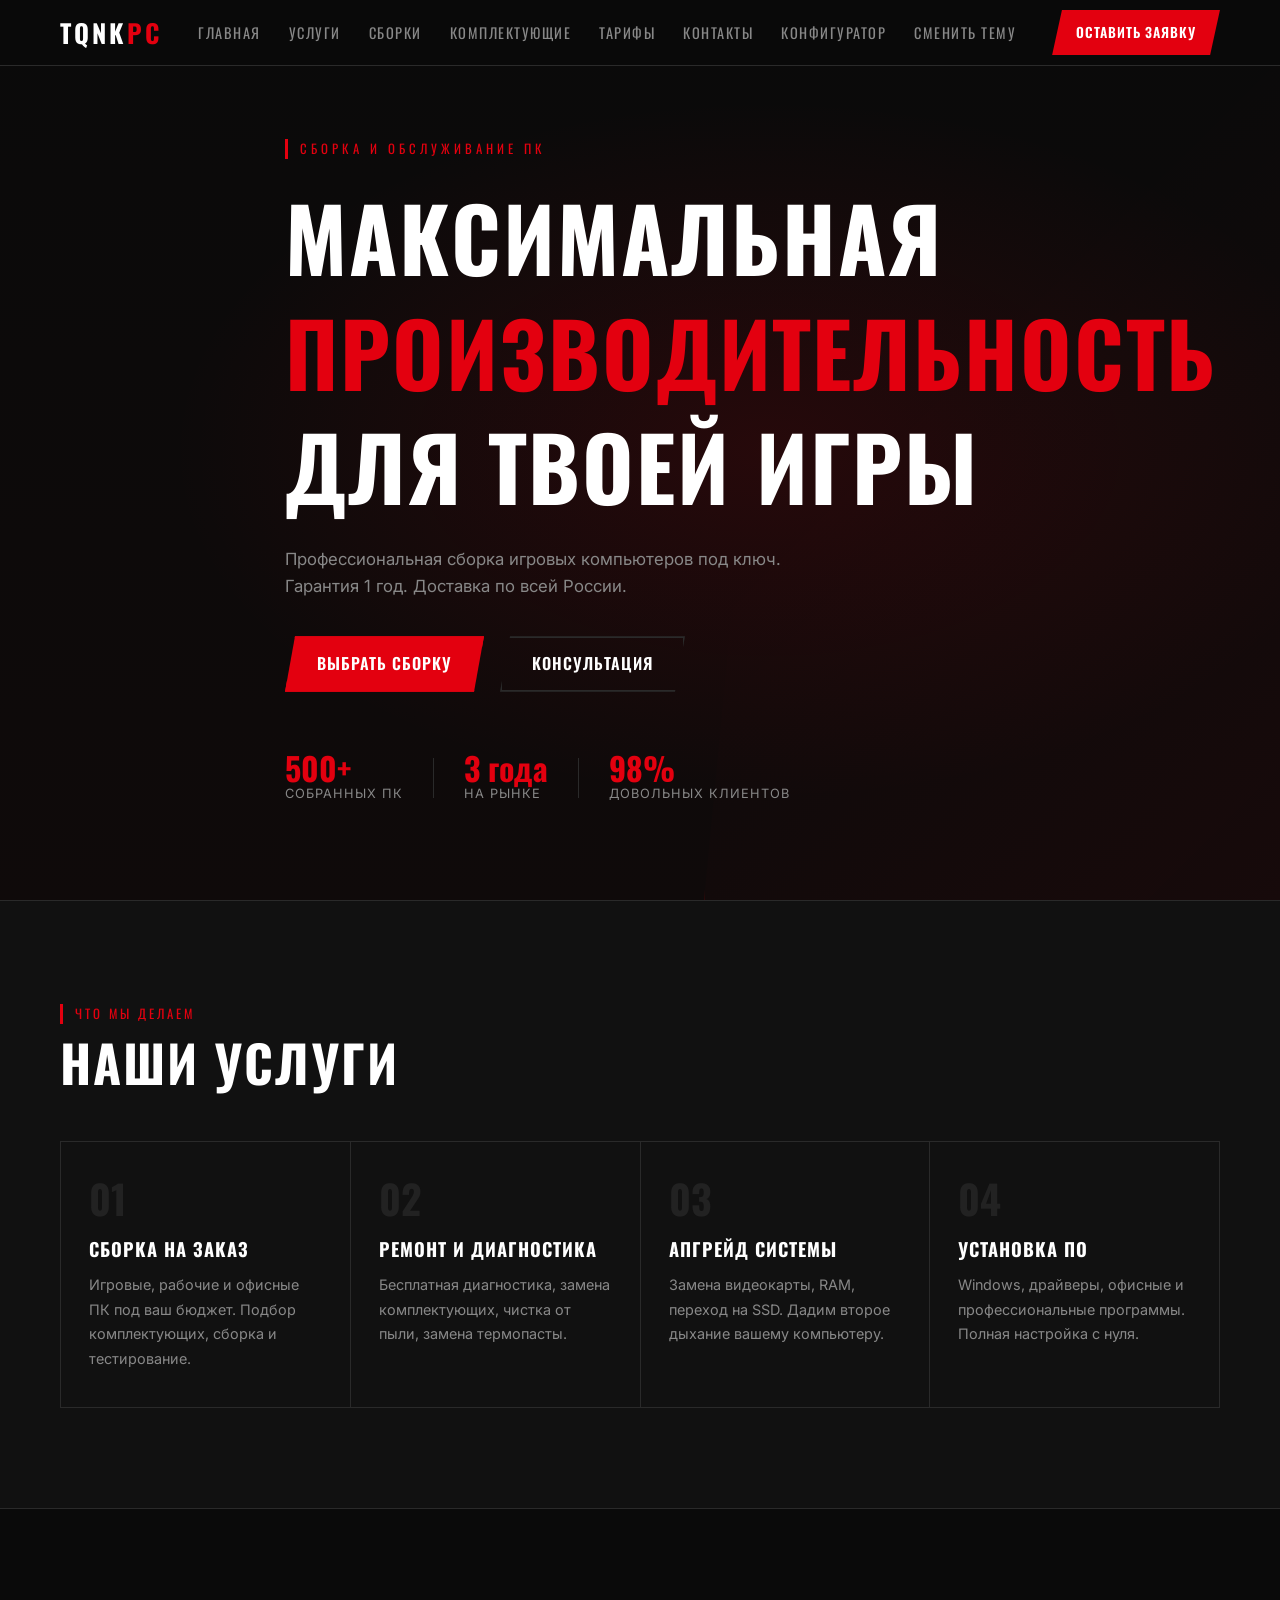
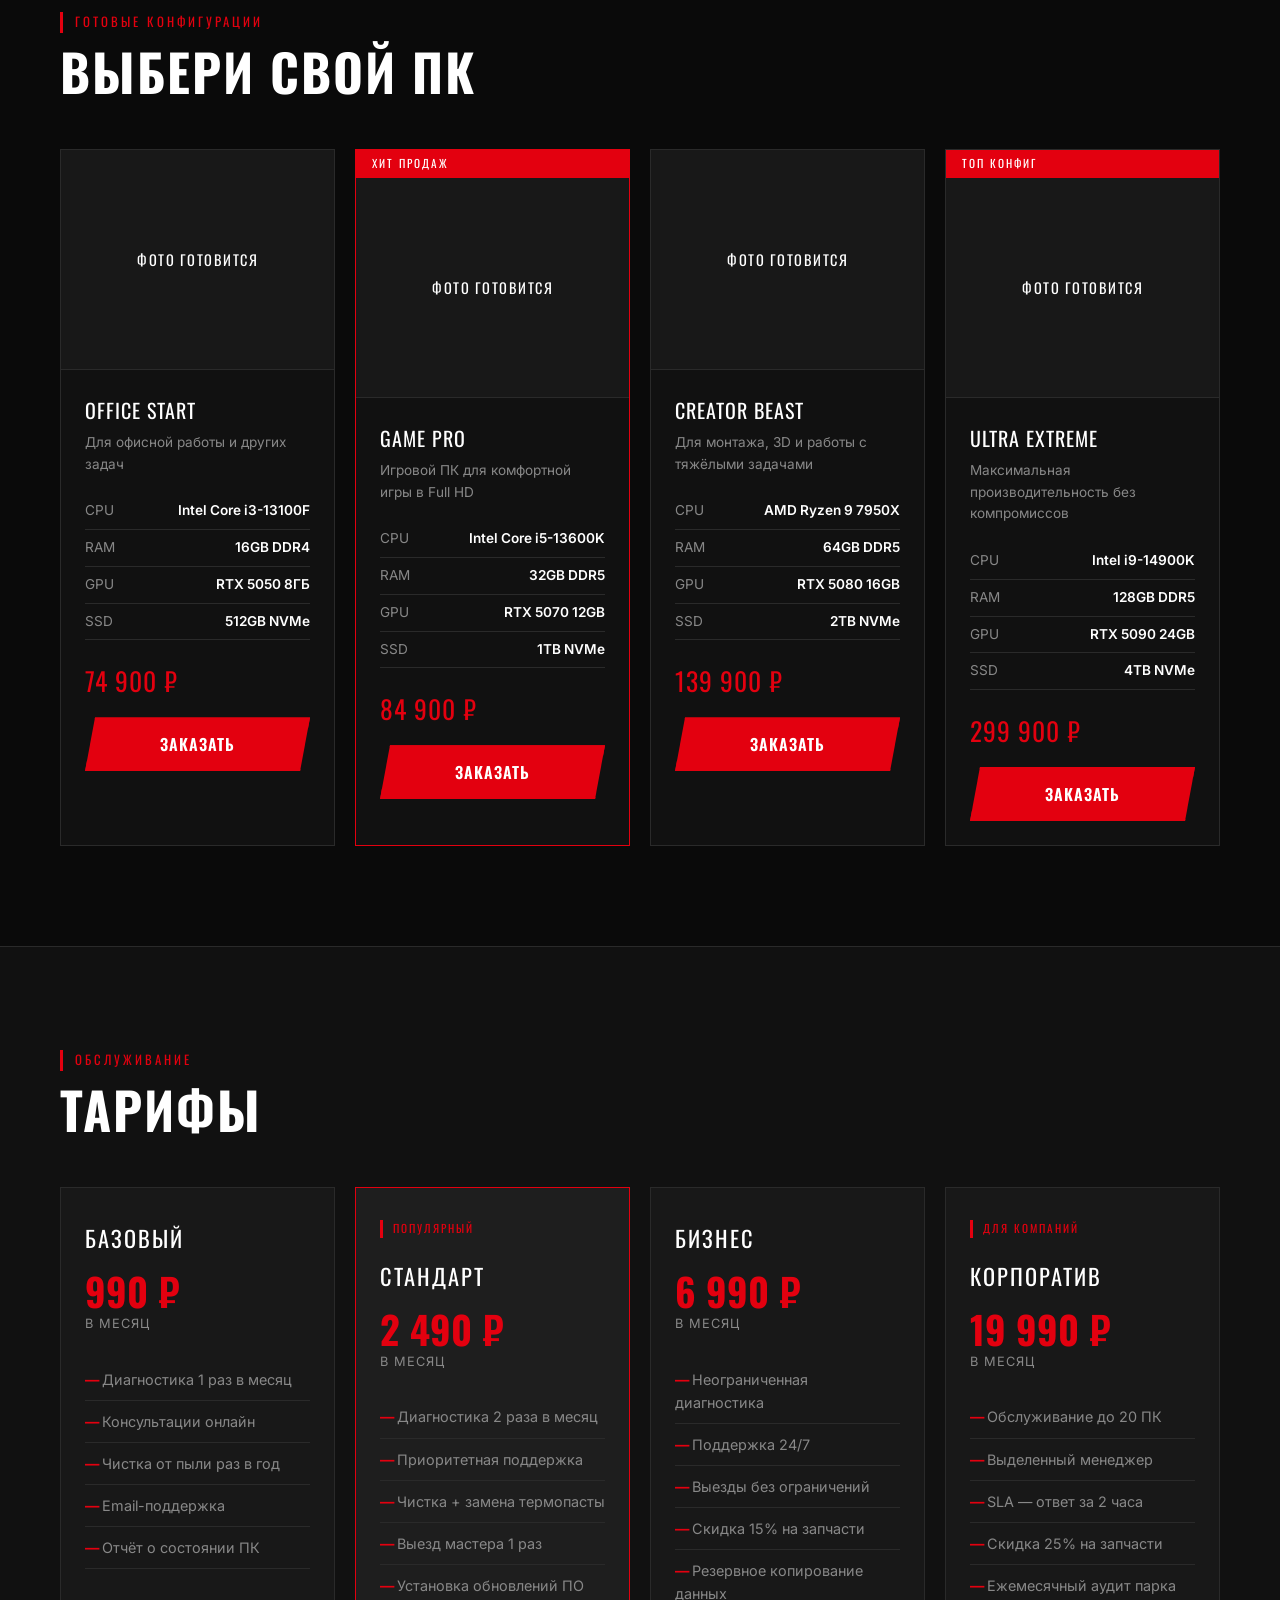
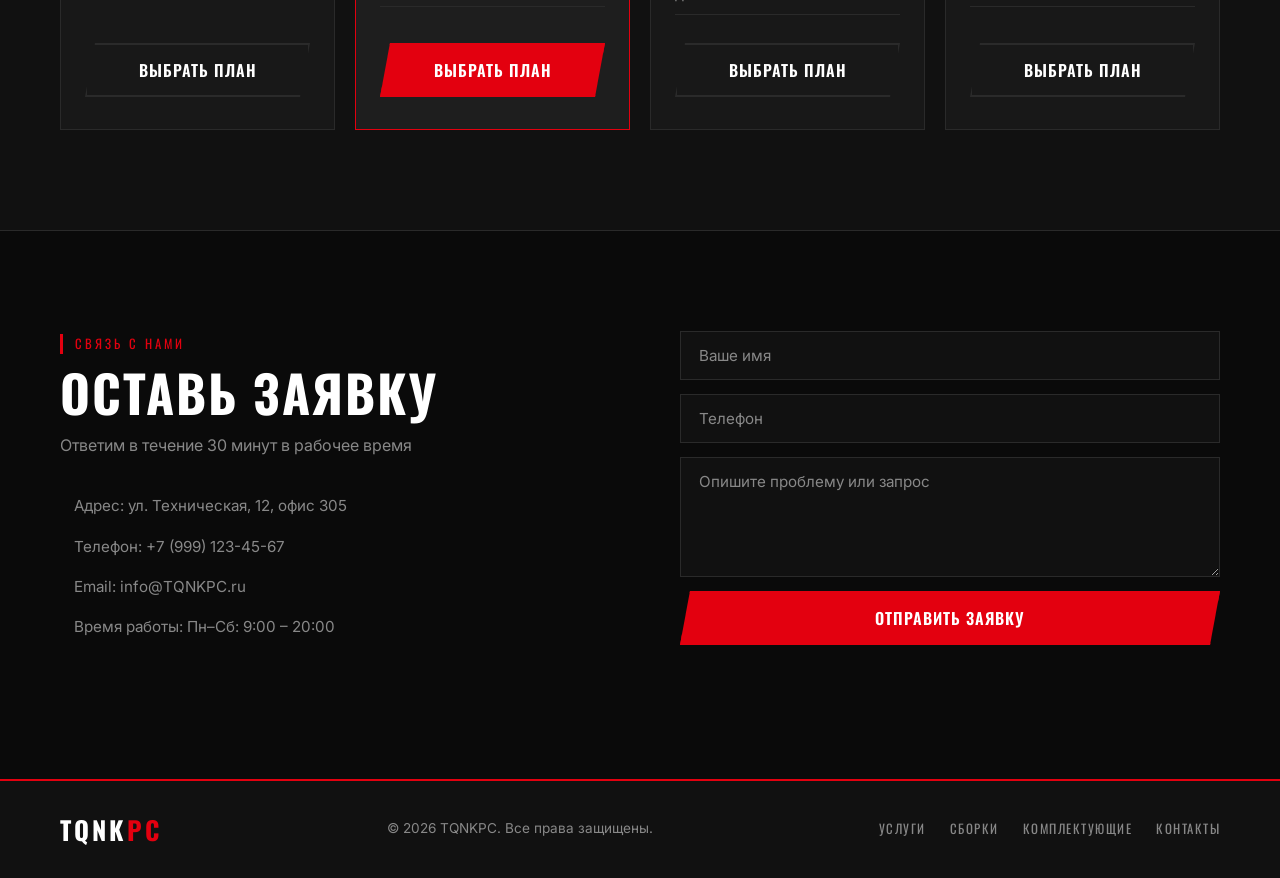
<file: index.html>
<!DOCTYPE html>
<html lang="ru">
<head>
  <meta charset="UTF-8" />
  <meta name="viewport" content="width=device-width, initial-scale=1.0" />
  <title>TQNKPC — Игровые ПК</title>
  <link rel="preconnect" href="https://fonts.googleapis.com" />
  <link href="https://fonts.googleapis.com/css2?family=Oswald:wght@400;600;700&family=Inter:wght@400;500;600&display=swap" rel="stylesheet" />
  <link rel="stylesheet" href="style.css" />
  <link rel="shortcut icon" href="data:image/svg+xml,%3Csvg xmlns='http://www.w3.org/2000/svg' viewBox='0 0 100 100'%3E%3Crect width='100' height='100' rx='20' fill='%23e3000f'/%3E%3Ctext x='50' y='68' font-size='50' text-anchor='middle' fill='white' font-family='Arial' font-weight='bold'%3EPC%3C/text%3E%3C/svg%3E" type="image/svg+xml">
</head>
<body>
  
  
  <!-- ШАПКА -->
  <header class="header" id="header">
  <div class="container header__inner">
    <a href="index.html" class="logo">TQNK<span>PC</span></a>
    <nav class="nav" id="nav">
      <a href="index.html" class="nav__link">Главная</a>
      <a href="index.html#services" class="nav__link">Услуги</a>
      <a href="index.html#catalog" class="nav__link">Сборки</a>
      <a href="catalog.html" class="nav__link">Комплектующие</a>
      <a href="index.html#pricing" class="nav__link">Тарифы</a>
      <a href="index.html#contact" class="nav__link">Контакты</a>
      <a href="configurator.html" class="nav__link">Конфигуратор</a>
      <button class="theme-toggle-nav">Сменить тему</button>
    </nav>

    <a href="index.html#contact" class="btn btn--primary header__cta">Оставить заявку</a>

    <button class="burger" id="burger" aria-label="Меню">
      <span></span><span></span><span></span>
    </button>
  </div>
</header>

  <!-- ГЛАВНЫЙ ЭКРАН -->
  <section class="hero" id="home">
    <div class="hero__bg"></div>
    <div class="container hero__inner">
      <div class="hero__tag">Сборка и обслуживание ПК</div>
      <h1 class="hero__title">МАКСИМАЛЬНАЯ<br/><span>ПРОИЗВОДИТЕЛЬНОСТЬ</span><br/>ДЛЯ ТВОЕЙ ИГРЫ</h1>
      <p class="hero__desc">Профессиональная сборка игровых компьютеров под ключ.<br/>Гарантия 1 год. Доставка по всей России.</p>
      <div class="hero__btns">
        <a href="#catalog" class="btn btn--primary">Выбрать сборку</a>
        <a href="#contact" class="btn btn--ghost">Консультация</a>
      </div>
      <div class="hero__stats">
        <div class="hero__stat">
          <span class="hero__stat-num">500+</span>
          <span class="hero__stat-label">собранных ПК</span>
        </div>
        <div class="hero__stat-div"></div>
        <div class="hero__stat">
          <span class="hero__stat-num">3 года</span>
          <span class="hero__stat-label">на рынке</span>
        </div>
        <div class="hero__stat-div"></div>
        <div class="hero__stat">
          <span class="hero__stat-num">98%</span>
          <span class="hero__stat-label">довольных клиентов</span>
        </div>
      </div>
    </div>
  </section>

  <!-- ИНФО-БЛОКИ ОБ УСЛУГАХ -->
  <section class="services" id="services">
    <div class="container">
      <div class="section__head">
        <div class="section__tag">Что мы делаем</div>
        <h2 class="section__title">НАШИ УСЛУГИ</h2>
      </div>
      <div class="services__grid">
        <div class="service-card">
          <div class="service-card__num">01</div>
          <h3>Сборка на заказ</h3>
          <p>Игровые, рабочие и офисные ПК под ваш бюджет. Подбор комплектующих, сборка и тестирование.</p>
        </div>
        <div class="service-card">
          <div class="service-card__num">02</div>
          <h3>Ремонт и диагностика</h3>
          <p>Бесплатная диагностика, замена комплектующих, чистка от пыли, замена термопасты.</p>
        </div>
        <div class="service-card">
          <div class="service-card__num">03</div>
          <h3>Апгрейд системы</h3>
          <p>Замена видеокарты, RAM, переход на SSD. Дадим второе дыхание вашему компьютеру.</p>
        </div>
        <div class="service-card">
          <div class="service-card__num">04</div>
          <h3>Установка ПО</h3>
          <p>Windows, драйверы, офисные и профессиональные программы. Полная настройка с нуля.</p>
        </div>
      </div>
    </div>
  </section>

  <!-- КАТАЛОГ СБОРОК -->
  <section class="catalog" id="catalog">
    <div class="container">
      <div class="section__head">
        <div class="section__tag">Готовые конфигурации</div>
        <h2 class="section__title">ВЫБЕРИ СВОЙ ПК</h2>
      </div>
      <div class="catalog__grid" id="catalogGrid">
        <!-- Карточки генерируются через JS -->
      </div>
    </div>
  </section>

  <!-- ТАРИФЫ -->
  <section class="pricing" id="pricing">
    <div class="container">
      <div class="section__head">
        <div class="section__tag">Обслуживание</div>
        <h2 class="section__title">ТАРИФЫ</h2>
      </div>
      <div class="pricing__grid" id="pricingGrid">
        <!-- Тарифы генерируются через JS -->
      </div>
    </div>
  </section>

  <!-- КОНТАКТЫ -->
  <section class="contact" id="contact">
    <div class="container contact__inner">
      <div class="contact__info">
        <div class="section__tag">Связь с нами</div>
        <h2 class="section__title">ОСТАВЬ ЗАЯВКУ</h2>
        <p class="contact__desc">Ответим в течение 30 минут в рабочее время</p>
        <div class="contact__details">
          <div class="contact__item"><span class="contact__ico"></span><span>Адрес: ул. Техническая, 12, офис 305</span></div>
          <div class="contact__item"><span class="contact__ico"></span><span>Телефон: +7 (999) 123-45-67</span></div>
          <div class="contact__item"><span class="contact__ico"></span><span>Email: info@TQNKPC.ru</span></div>
          <div class="contact__item"><span class="contact__ico"></span><span>Время работы: Пн–Сб: 9:00 – 20:00</span></div>
        </div>
      </div>
      <div class="contact__form-wrap">
        <div class="form" id="contactForm">
          <input class="form__input" type="text" id="name" placeholder="Ваше имя" />
          <input class="form__input" type="tel" id="phone" placeholder="Телефон" />
          <textarea class="form__input form__textarea" id="message" placeholder="Опишите проблему или запрос"></textarea>
          <button class="btn btn--primary" id="submitBtn" type="button">Отправить заявку</button>
          <div class="form__msg" id="formMsg"></div>
        </div>
      </div>
    </div>
  </section>

  <!-- ФУТЕР -->
  <footer class="footer">
    <div class="container footer__inner">
      <a href="#" class="logo">TQNK<span>PC</span></a>
      <p>© 2026 TQNKPC. Все права защищены.</p>
      <nav class="footer__nav">
        <a href="#services">Услуги</a>
        <a href="#catalog">Сборки</a>
        <a href="catalog.html">Комплектующие</a>
        <a href="#contact">Контакты</a>
      </nav>
    </div>
  </footer>


  <!-- КНОПКА НАВЕРХ -->
  <button class="scroll-top" id="scrollTop" aria-label="Наверх">↑</button>
  <script src="script.js"></script>
</body>
</html>
</file>
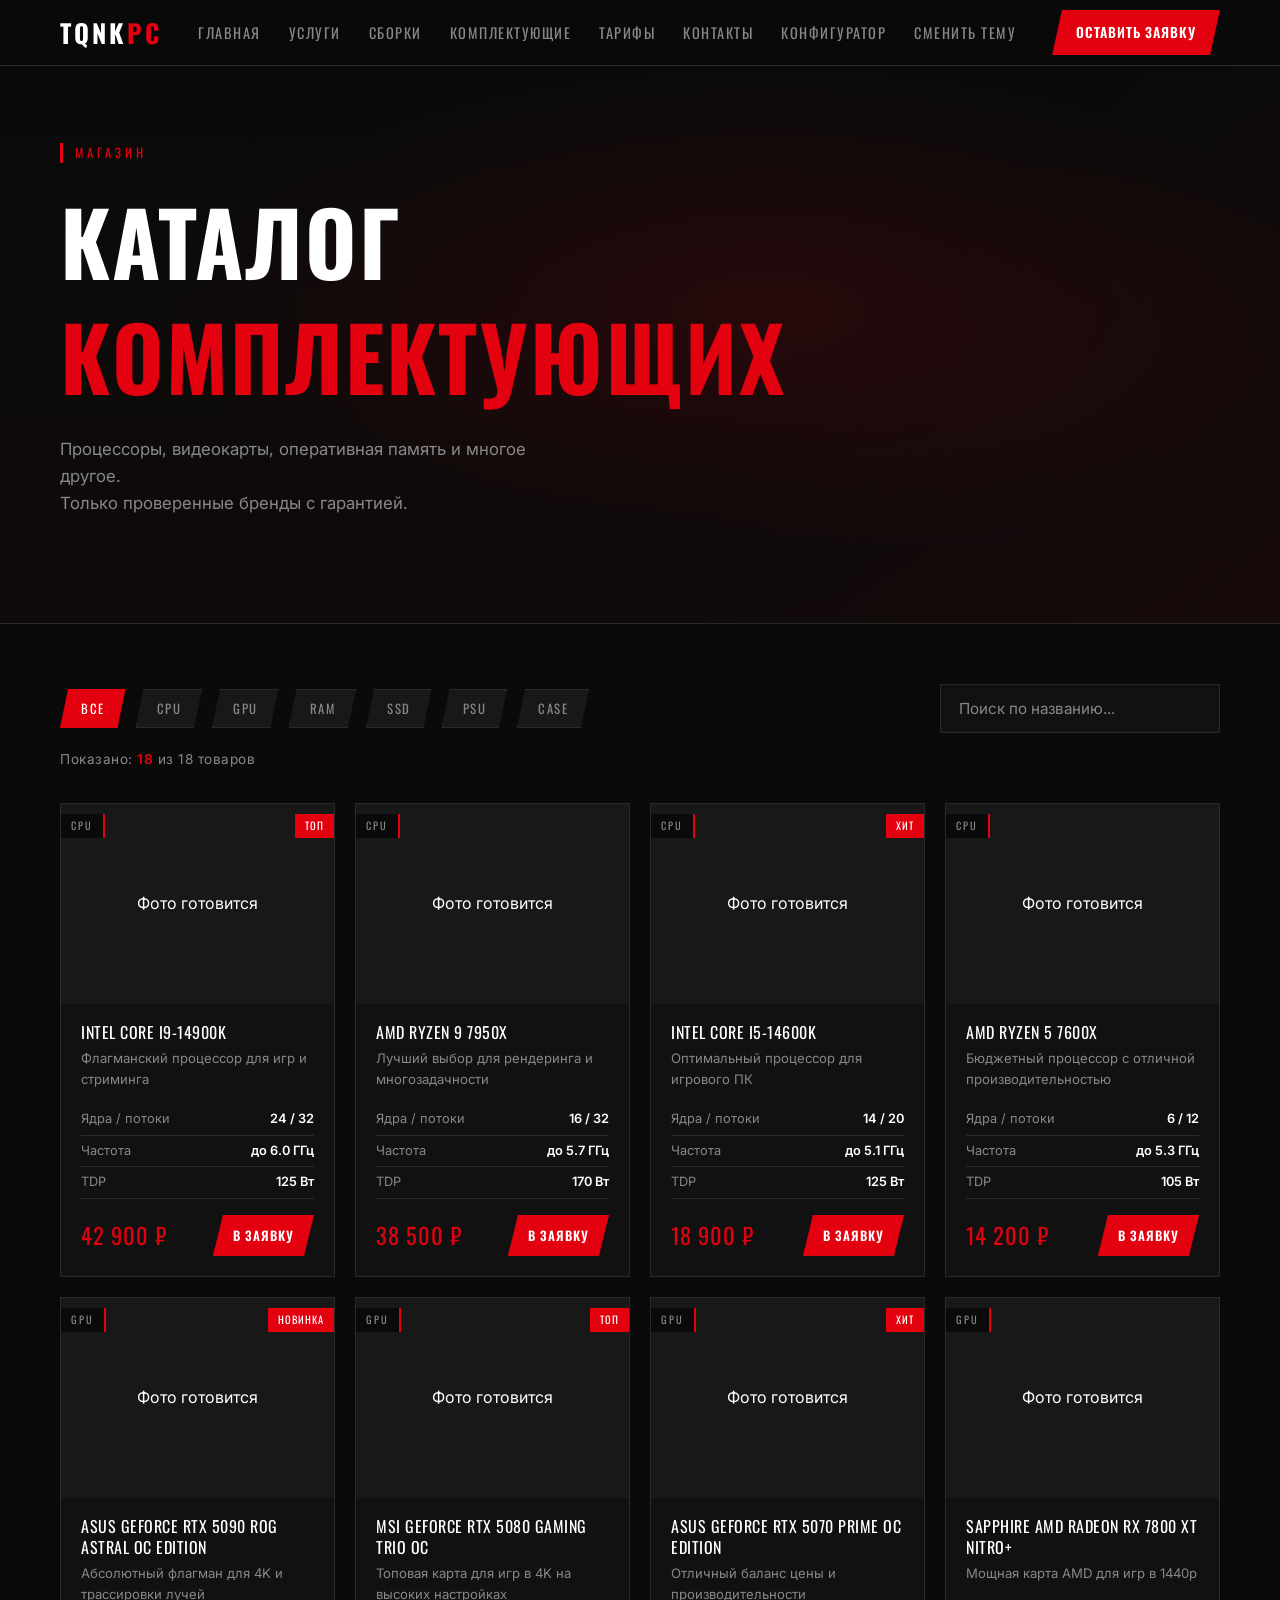
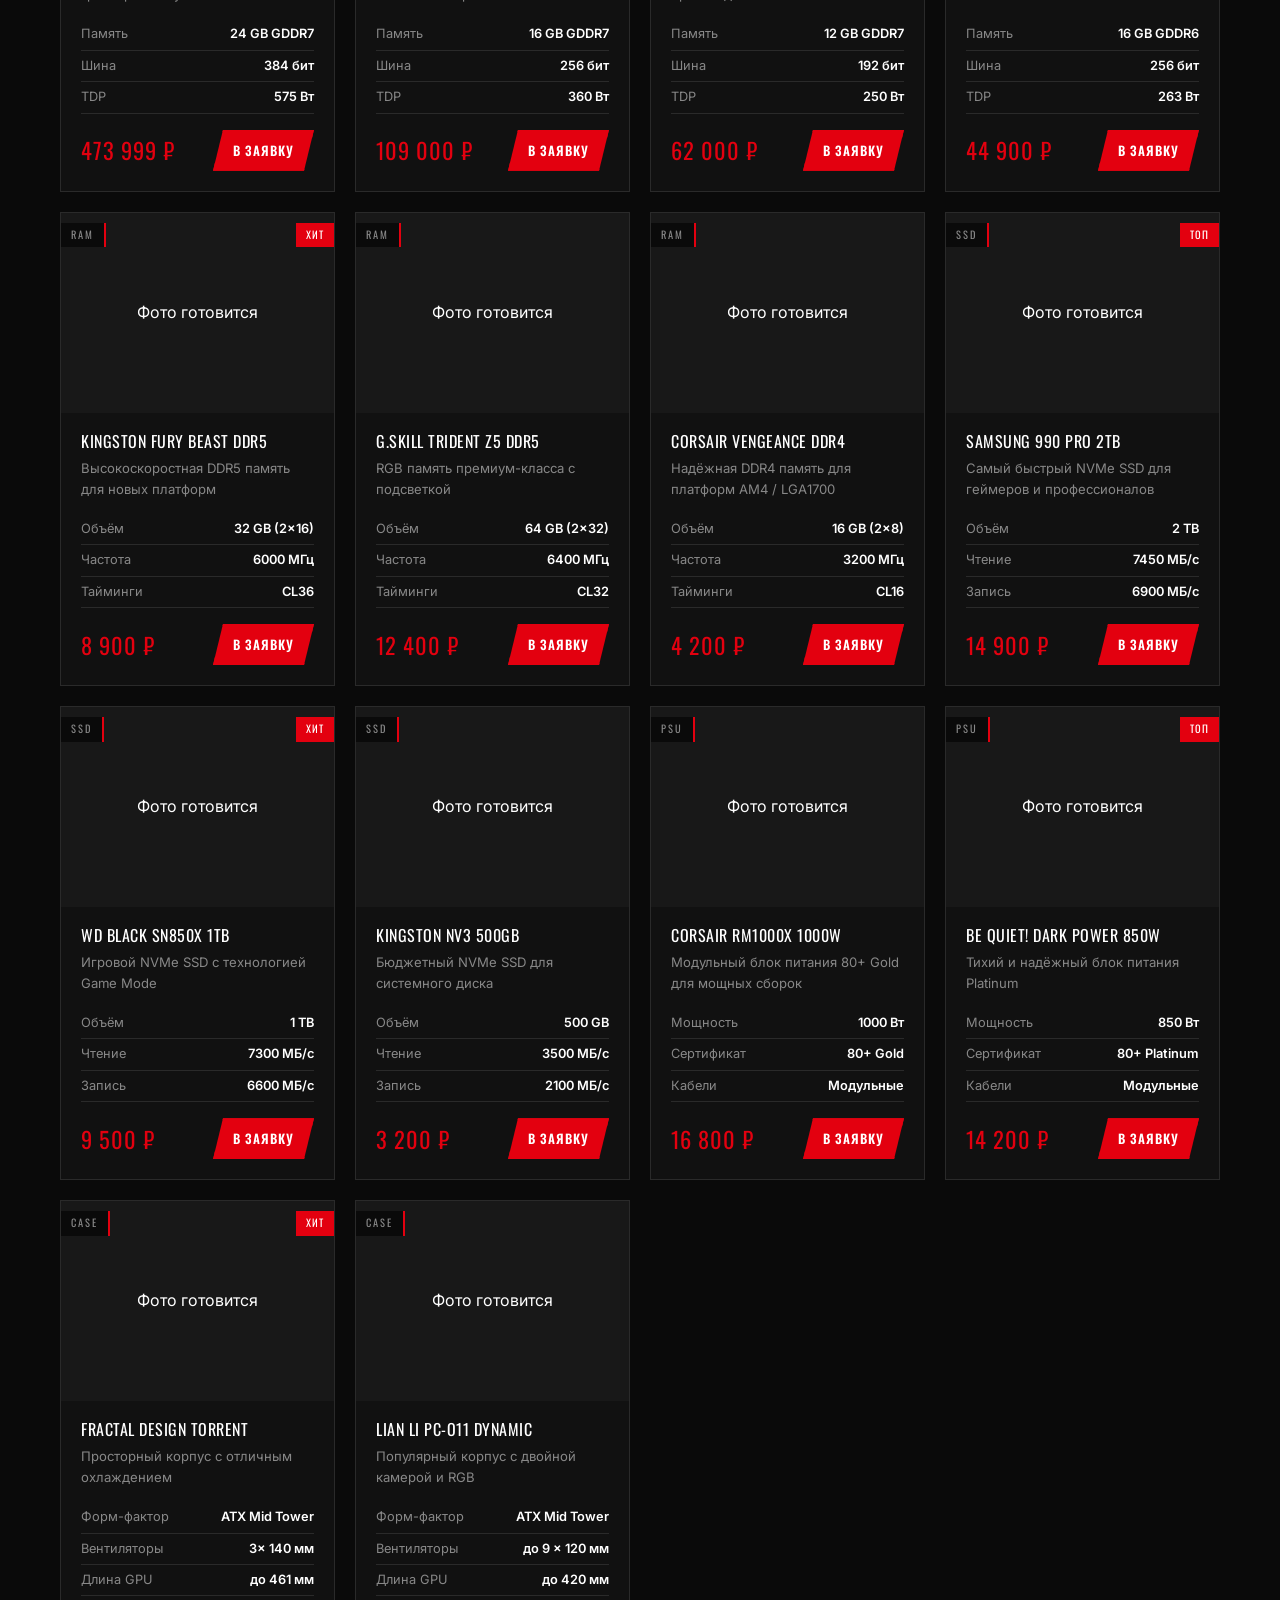
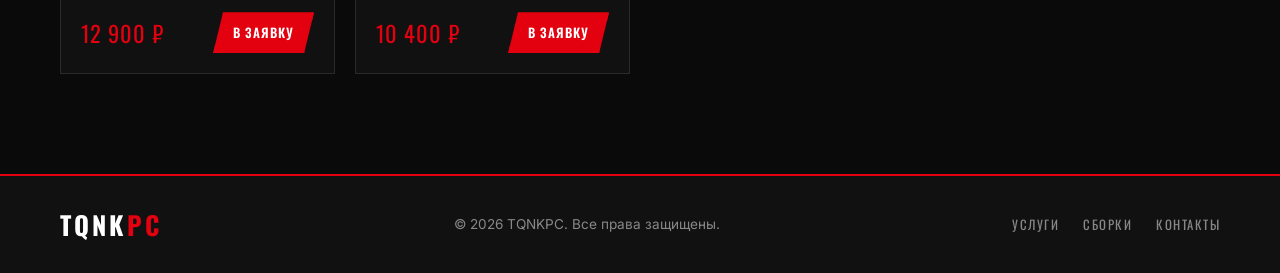
<file: catalog.html>
<!DOCTYPE html>
<html lang="ru">
<head>
  <meta charset="UTF-8" />
  <meta name="viewport" content="width=device-width, initial-scale=1.0" />
  <title>TQNKPC — Каталог комплектующих</title>
  <link rel="preconnect" href="https://fonts.googleapis.com" />
  <link href="https://fonts.googleapis.com/css2?family=Oswald:wght@400;600;700&family=Inter:wght@400;500;600&display=swap" rel="stylesheet" />
  <link rel="stylesheet" href="style.css" />
  <link rel="stylesheet" href="catalog.css" />
  <link rel="shortcut icon" href="data:image/svg+xml,%3Csvg xmlns='http://www.w3.org/2000/svg' viewBox='0 0 100 100'%3E%3Crect width='100' height='100' rx='20' fill='%23e3000f'/%3E%3Ctext x='50' y='68' font-size='50' text-anchor='middle' fill='white' font-family='Arial' font-weight='bold'%3EPC%3C/text%3E%3C/svg%3E" type="image/svg+xml">
</head>
<body>
  <script>if(localStorage.getItem("theme")==="light")document.body.classList.add("light")</script>

  <!-- ШАПКА -->
 <header class="header" id="header">
  <div class="container header__inner">
    <a href="index.html" class="logo">TQNK<span>PC</span></a>
    
    <nav class="nav" id="nav">
      <a href="index.html" class="nav__link">Главная</a>
      <a href="index.html#services" class="nav__link">Услуги</a>
      <a href="index.html#catalog" class="nav__link">Сборки</a>
      <a href="catalog.html" class="nav__link">Комплектующие</a>
      <a href="index.html#pricing" class="nav__link">Тарифы</a>
      <a href="index.html#contact" class="nav__link">Контакты</a>
      <a href="configurator.html" class="nav__link">Конфигуратор</a>
      <button class="theme-toggle-nav">Сменить тему</button>
    </nav>

    <a href="index.html#contact" class="btn btn--primary header__cta">Оставить заявку</a>

    <button class="burger" id="burger" aria-label="Меню">
      <span></span><span></span><span></span>
    </button>
  </div>
</header>

  <!-- HERO КАТАЛОГА -->
  <section class="cat-hero">
    <div class="hero__bg"></div>
    <div class="container cat-hero__inner">
      <div class="hero__tag">Магазин</div>
      <h1 class="hero__title">КАТАЛОГ<br/><span>КОМПЛЕКТУЮЩИХ</span></h1>
      <p class="hero__desc">Процессоры, видеокарты, оперативная память и многое другое.<br/>Только проверенные бренды с гарантией.</p>
    </div>
  </section>

  <!-- КАТАЛОГ -->
  <section class="cat-section">
    <div class="container">

      <!-- ФИЛЬТРЫ + ПОИСК -->
      <div class="cat-controls">
        <div class="cat-filters" id="catFilters">
          <!-- Кнопки фильтров генерируются через JS -->
        </div>
        <input class="cat-search form__input" id="catSearch" type="text" placeholder="Поиск по названию..." />
      </div>

      <!-- СЧЁТЧИК РЕЗУЛЬТАТОВ -->
      <div class="cat-count" id="catCount"></div>

      <!-- СЕТКА ТОВАРОВ -->
      <div class="cat-grid" id="catGrid">
        <!-- Карточки генерируются через JS -->
      </div>

      <!-- ПУСТО -->
      <div class="cat-empty" id="catEmpty" style="display:none">
        <div class="cat-empty__icon">🔍</div>
        <div class="cat-empty__text">Ничего не найдено</div>
        <div class="cat-empty__sub">Попробуйте изменить фильтр или поисковый запрос</div>
      </div>

    </div>
  </section>

  <!-- ФУТЕР -->
  <footer class="footer">
    <div class="container footer__inner">
      <a href="index.html" class="logo">TQNK<span>PC</span></a>
      <p>© 2026 TQNKPC. Все права защищены.</p>
      <nav class="footer__nav">
        <a href="index.html#services">Услуги</a>
        <a href="index.html#catalog">Сборки</a>
        <a href="index.html#contact">Контакты</a>
      </nav>
    </div>
  </footer>


  <!-- КНОПКА НАВЕРХ -->
  <button class="scroll-top" id="scrollTop" aria-label="Наверх">↑</button>

  <script src="data.js"></script>
  <script src="catalog.js"></script>

</body>
</html>
</file>
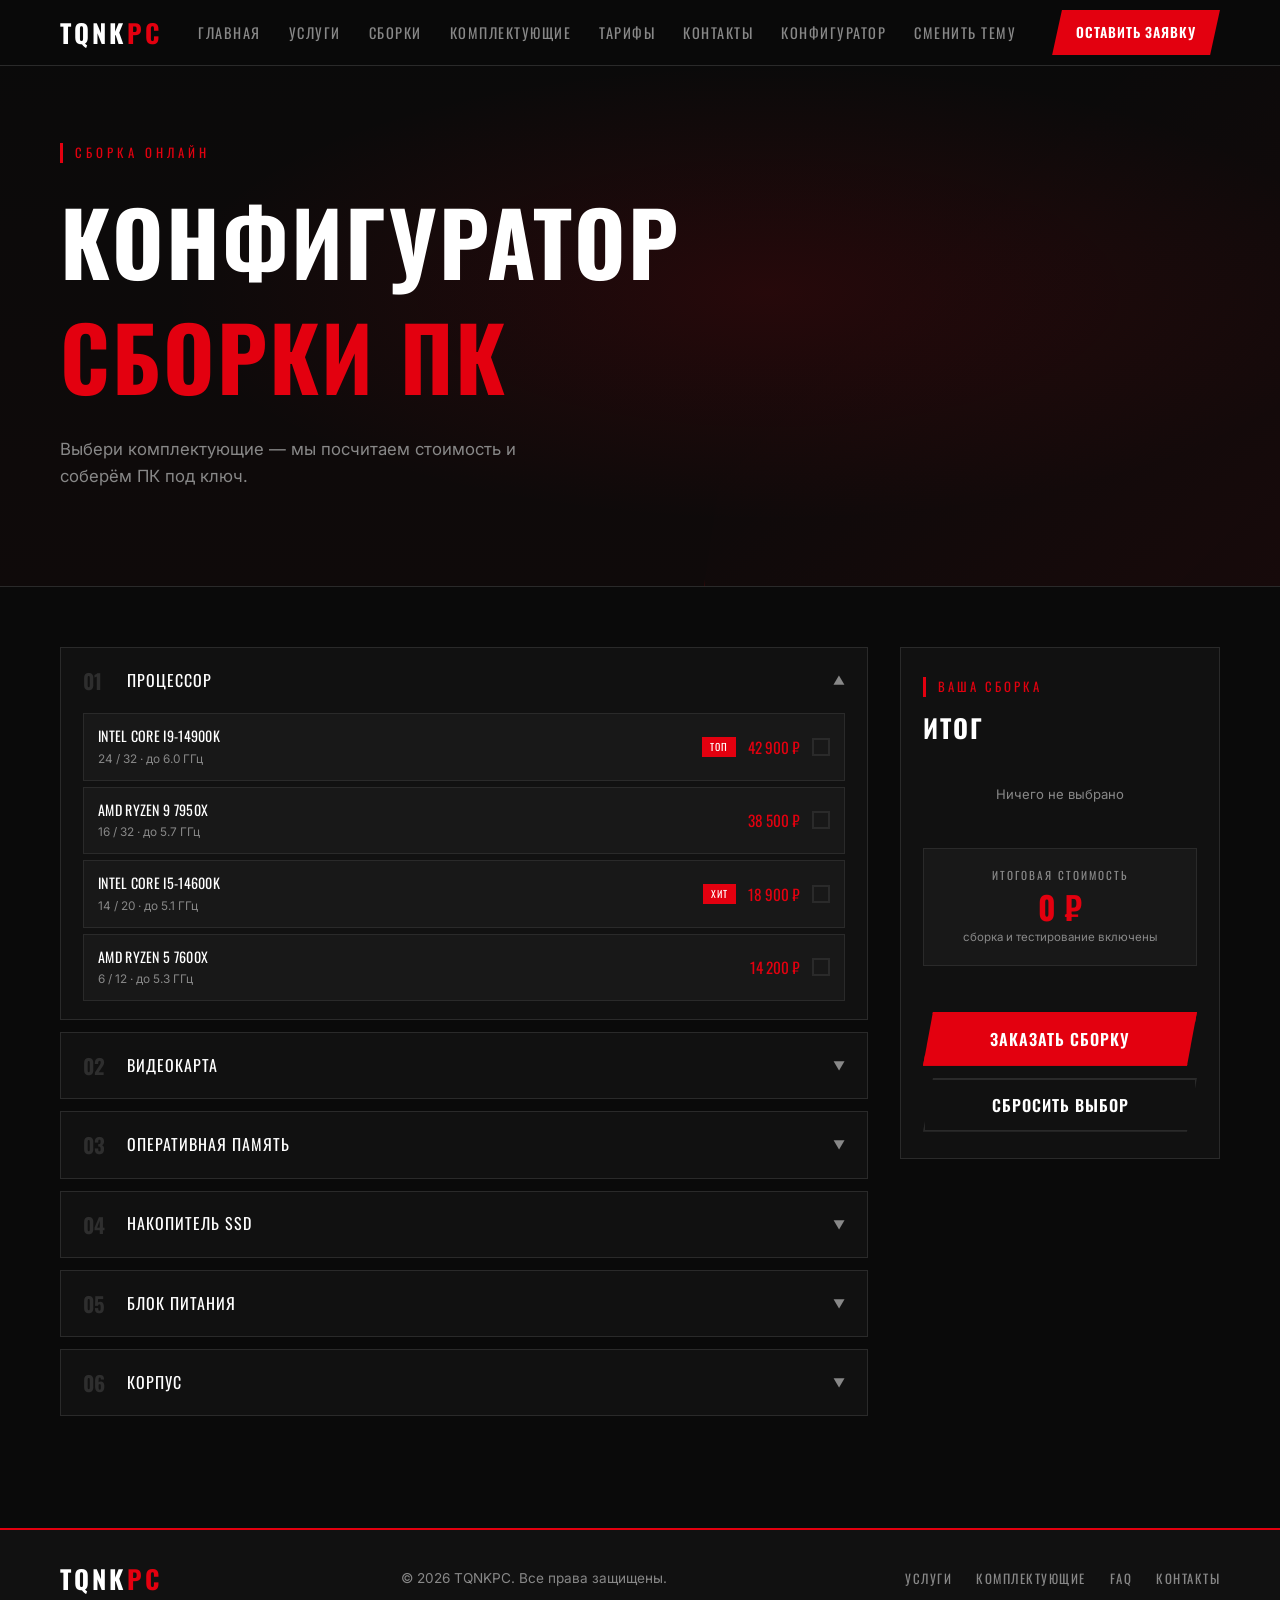
<file: configurator.html>
<!DOCTYPE html>
<html lang="ru">
<head>
  <meta charset="UTF-8" />
  <meta name="viewport" content="width=device-width, initial-scale=1.0" />
  <title>TQNKPC — Конфигуратор сборки</title>
  <link rel="preconnect" href="https://fonts.googleapis.com" />
  <link href="https://fonts.googleapis.com/css2?family=Oswald:wght@400;600;700&family=Inter:wght@400;500;600&display=swap" rel="stylesheet" />
  <link rel="stylesheet" href="style.css" />
  <link rel="stylesheet" href="configurator.css" />
  <link rel="shortcut icon" href="data:image/svg+xml,%3Csvg xmlns='http://www.w3.org/2000/svg' viewBox='0 0 100 100'%3E%3Crect width='100' height='100' rx='20' fill='%23e3000f'/%3E%3Ctext x='50' y='68' font-size='50' text-anchor='middle' fill='white' font-family='Arial' font-weight='bold'%3EPC%3C/text%3E%3C/svg%3E" type="image/svg+xml">
</head>
<body>
  <script>if(localStorage.getItem("theme")==="light")document.body.classList.add("light")</script>

  <!-- ШАПКА -->
  <header class="header" id="header">
  <div class="container header__inner">
    <a href="index.html" class="logo">TQNK<span>PC</span></a>
    <nav class="nav" id="nav">
      <a href="index.html" class="nav__link">Главная</a>
      <a href="index.html#services" class="nav__link">Услуги</a>
      <a href="index.html#catalog" class="nav__link">Сборки</a>
      <a href="catalog.html" class="nav__link">Комплектующие</a>
      <a href="index.html#pricing" class="nav__link">Тарифы</a>
      <a href="index.html#contact" class="nav__link">Контакты</a>
      <a href="configurator.html" class="nav__link">Конфигуратор</a>
      <button class="theme-toggle-nav">Сменить тему</button>
    </nav>

    <a href="index.html#contact" class="btn btn--primary header__cta">Оставить заявку</a>

    <button class="burger" id="burger" aria-label="Меню">
      <span></span><span></span><span></span>
    </button>
  </div>
</header>

  <!-- HERO -->
  <section class="cfg-hero">
    <div class="hero__bg"></div>
    <div class="container cfg-hero__inner">
      <div class="hero__tag">Сборка онлайн</div>
      <h1 class="hero__title">КОНФИГУРАТОР<br/><span>СБОРКИ ПК</span></h1>
      <p class="hero__desc">Выбери комплектующие — мы посчитаем стоимость и соберём ПК под ключ.</p>
    </div>
  </section>

  <!-- КОНФИГУРАТОР -->
  <section class="cfg-section">
    <div class="container cfg-layout">

      <!-- ЛЕВАЯ ЧАСТЬ: ШАГИ -->
      <div class="cfg-steps" id="cfgSteps">
        <!-- генерируется через configurator.js из data.js -->
      </div>

      <!-- ПРАВАЯ ЧАСТЬ: ИТОГ -->
      <div class="cfg-summary">
        <div class="section__tag">Ваша сборка</div>
        <h2 class="cfg-summary__head">ИТОГ</h2>

        <div class="cfg-chosen" id="cfgChosen"></div>

        <div class="cfg-total">
          <div class="cfg-total__label">Итоговая стоимость</div>
          <div class="cfg-total__price" id="cfgTotalPrice">0 ₽</div>
          <div class="cfg-total__note">сборка и тестирование включены</div>
        </div>

        <div class="cfg-compat" id="cfgCompat"></div>

        <button class="btn btn--primary" id="cfgOrderBtn" style="width:100%">Заказать сборку</button>
        <button class="btn btn--outline" id="cfgResetBtn" style="width:100%; margin-top:12px">Сбросить выбор</button>
      </div>

    </div>
  </section>

  <!-- ФУТЕР -->
  <footer class="footer">
    <div class="container footer__inner">
      <a href="index.html" class="logo">TQNK<span>PC</span></a>
      <p>© 2026 TQNKPC. Все права защищены.</p>
      <nav class="footer__nav">
        <a href="index.html#services">Услуги</a>
        <a href="catalog.html">Комплектующие</a>
        <a href="faq.html">FAQ</a>
        <a href="index.html#contact">Контакты</a>
      </nav>
    </div>
  </footer>

  <button class="scroll-top" id="scrollTop" aria-label="Наверх">↑</button>

  <!-- data.js ВСЕГДА ПЕРВЫМ, потом остальные скрипты -->
  <script src="data.js"></script>
  <script src="configurator.js"></script>
  
</body>
</html>
</file>
<file: style.css>
/* ===== ПЕРЕМЕННЫЕ ===== */
:root {
  --bg:       #0a0a0a;
  --bg2:      #111111;
  --bg3:      #181818;
  --bg4:      #1e1e1e;
  --accent:   #e3000f;       /* Красный — как у HyperPC */
  --accent2:  #ff3c3c;
  --text:     #ffffff;
  --text-muted: #888;
  --border:   #2a2a2a;
  --font-head: 'Oswald', sans-serif;
  --font-body: 'Inter', sans-serif;
}

/* ===== СБРОС ===== */
*, *::before, *::after { box-sizing: border-box; margin: 0; padding: 0; }
html { scroll-behavior: smooth; }
body { font-family: var(--font-body); background: var(--bg); color: var(--text); line-height: 1.6; }
a { text-decoration: none; color: inherit; }

.container { max-width: 1200px; margin: 0 auto; padding: 0 20px; }

/* ===== КНОПКИ ===== */
.btn {
  display: inline-block;
  padding: 13px 30px;
  font-family: var(--font-head);
  font-size: 1rem;
  font-weight: 600;
  letter-spacing: 1px;
  text-transform: uppercase;
  cursor: pointer;
  border: 2px solid transparent;
  transition: all 0.2s ease;
  clip-path: polygon(10px 0%, 100% 0%, calc(100% - 10px) 100%, 0% 100%);
}

.btn--primary {
  background: var(--accent);
  color: #fff;
  border-color: var(--accent);
}
.btn--primary:hover { background: var(--accent2); border-color: var(--accent2); }

.btn--ghost {
  background: transparent;
  color: var(--text);
  border: 2px solid var(--border);
  clip-path: polygon(10px 0%, 100% 0%, calc(100% - 10px) 100%, 0% 100%);
}
.btn--ghost:hover { border-color: var(--accent); color: var(--accent); }

.btn--outline {
  background: transparent;
  color: var(--text);
  border: 2px solid var(--border);
  clip-path: polygon(10px 0%, 100% 0%, calc(100% - 10px) 100%, 0% 100%);
}
.btn--outline:hover { border-color: var(--accent); color: var(--accent); }

/* ===== СЕКЦИИ — ШАПКИ ===== */
.section__head { margin-bottom: 50px; }

.section__tag {
  display: inline-block;
  font-family: var(--font-head);
  font-size: 0.8rem;
  letter-spacing: 3px;
  text-transform: uppercase;
  color: var(--accent);
  border-left: 3px solid var(--accent);
  padding-left: 12px;
  margin-bottom: 10px;
}

.section__title {
  font-family: var(--font-head);
  font-size: clamp(2rem, 5vw, 3.2rem);
  font-weight: 700;
  letter-spacing: 2px;
  text-transform: uppercase;
  line-height: 1.1;
}

/* ===== ШАПКА ===== */
.header {
  position: fixed;
  top: 0; left: 0; right: 0;
  z-index: 100;
  background: rgba(10, 10, 10, 0.95);
  border-bottom: 1px solid var(--border);
  backdrop-filter: blur(8px);
}

.header__inner {
  display: flex;
  align-items: center;
  justify-content: space-between;
  height: 65px;
  gap: 20px;
}

.logo {
  font-family: var(--font-head);
  font-size: 1.6rem;
  font-weight: 700;
  letter-spacing: 3px;
  text-transform: uppercase;
  color: #fff;
}
.logo span { color: var(--accent); }

.nav { display: flex; gap: 28px; }

.nav__link {
  font-family: var(--font-head);
  font-size: 0.9rem;
  letter-spacing: 1.5px;
  text-transform: uppercase;
  color: var(--text-muted);
  transition: color 0.2s;
}
.nav__link:hover,
.nav__link.active { color: var(--accent); }

.header__cta { padding: 10px 22px; font-size: 0.85rem; }

.burger {
  display: none;
  flex-direction: column;
  gap: 5px;
  background: none;
  border: none;
  cursor: pointer;
  padding: 5px;
}
.burger span {
  display: block; width: 24px; height: 2px;
  background: #fff; border-radius: 1px;
  transition: all 0.3s;
}
.burger.open span:nth-child(1) { transform: translateY(7px) rotate(45deg); }
.burger.open span:nth-child(2) { opacity: 0; }
.burger.open span:nth-child(3) { transform: translateY(-7px) rotate(-45deg); }

/* ===== ГЕРОЙ ===== */
.hero {
  position: relative;
  min-height: 100vh;
  display: flex;
  align-items: center;
  padding: 120px 0 80px;
  overflow: hidden;
}

.hero__bg {
  position: absolute;
  inset: 0;
  background:
    radial-gradient(ellipse at 60% 50%, rgba(227,0,15,0.12) 0%, transparent 55%),
    linear-gradient(180deg, #0a0a0a 0%, #0f0a0a 100%);
}
/* Диагональная полоса — фирменный приём */
.hero__bg::after {
  content: '';
  position: absolute;
  top: 0; right: 0;
  width: 45%;
  height: 100%;
  background: linear-gradient(135deg, transparent 40%, rgba(227,0,15,0.04) 100%);
  border-left: 1px solid rgba(227,0,15,0.1);
  clip-path: polygon(15% 0, 100% 0, 100% 100%, 0% 100%);
}

.hero__inner {
  position: relative;
  z-index: 1;
  max-width: 750px;
}

.hero__tag {
  display: inline-block;
  font-family: var(--font-head);
  font-size: 0.8rem;
  letter-spacing: 4px;
  text-transform: uppercase;
  color: var(--accent);
  border-left: 3px solid var(--accent);
  padding-left: 12px;
  margin-bottom: 20px;
}

.hero__title {
  font-family: var(--font-head);
  font-size: clamp(2.8rem, 7vw, 5.5rem);
  font-weight: 700;
  line-height: 1.3;
  letter-spacing: 2px;
  text-transform: uppercase;
  margin-bottom: 24px;
}
.hero__title span { color: var(--accent); }

.hero__desc {
  font-size: 1.05rem;
  color: var(--text-muted);
  margin-bottom: 36px;
  max-width: 520px;
}

.hero__btns { display: flex; gap: 16px; flex-wrap: wrap; margin-bottom: 60px; }

.hero__stats {
  display: flex;
  align-items: center;
  gap: 30px;
  flex-wrap: wrap;
}

.hero__stat { display: flex; flex-direction: column; }

.hero__stat-num {
  font-family: var(--font-head);
  font-size: 2rem;
  font-weight: 700;
  color: var(--accent);
  line-height: 1;
}

.hero__stat-label {
  font-size: 0.8rem;
  color: var(--text-muted);
  text-transform: uppercase;
  letter-spacing: 1px;
}

.hero__stat-div {
  width: 1px;
  height: 40px;
  background: var(--border);
}

/* ===== УСЛУГИ ===== */
.services {
  padding: 100px 0;
  background: var(--bg2);
  border-top: 1px solid var(--border);
}

.services__grid {
  display: grid;
  grid-template-columns: repeat(auto-fit, minmax(240px, 1fr));
  gap: 1px;
  background: var(--border);
  border: 1px solid var(--border);
}

.service-card {
  background: var(--bg2);
  padding: 36px 28px;
  position: relative;
  transition: background 0.25s;
}
.service-card:hover { background: var(--bg3); }
.service-card:hover .service-card__num { color: var(--accent); }

.service-card__num {
  font-family: var(--font-head);
  font-size: 2.5rem;
  font-weight: 700;
  color: #222;
  line-height: 1;
  margin-bottom: 16px;
  transition: color 0.25s;
}

.service-card__icon { font-size: 2rem; margin-bottom: 14px; }

.service-card h3 {
  font-family: var(--font-head);
  font-size: 1.15rem;
  letter-spacing: 1px;
  text-transform: uppercase;
  margin-bottom: 10px;
}

.service-card p { color: var(--text-muted); font-size: 0.9rem; line-height: 1.7; }

/* ===== КАТАЛОГ ===== */
.catalog {
  padding: 100px 0;
  background: var(--bg);
  border-top: 1px solid var(--border);
}

.catalog__grid {
  display: grid;
  grid-template-columns: repeat(auto-fill, minmax(270px, 1fr));
  gap: 20px;
}

.build-card {
  background: var(--bg2);
  border: 1px solid var(--border);
  position: relative;
  transition: border-color 0.25s, transform 0.25s;
}
.build-card:hover { border-color: var(--accent); transform: translateY(-4px); }
.build-card.featured { border-color: var(--accent); }

.build-card__badge {
  background: var(--accent);
  color: #fff;
  font-family: var(--font-head);
  font-size: 0.7rem;
  letter-spacing: 2px;
  text-transform: uppercase;
  padding: 5px 16px;
  display: block;
}

.build-card__body { padding: 24px; }

.build-card__emoji { font-size: 2rem; margin-bottom: 14px; }

.build-card__name {
  font-family: var(--font-head);
  font-size: 1.25rem;
  letter-spacing: 1px;
  text-transform: uppercase;
  margin-bottom: 6px;
}

.build-card__desc {
  color: var(--text-muted);
  font-size: 0.85rem;
  margin-bottom: 18px;
}

.build-card__specs { margin-bottom: 20px; }

.spec-row {
  display: flex;
  justify-content: space-between;
  padding: 7px 0;
  border-bottom: 1px solid var(--border);
  font-size: 0.85rem;
}
.spec-row span:first-child { color: var(--text-muted); }
.spec-row span:last-child { font-weight: 600; }

.build-card__price {
  font-family: var(--font-head);
  font-size: 1.6rem;
  color: var(--accent);
  letter-spacing: 1px;
  margin-bottom: 16px;
}

.build-card__img-container {
  width: 100%;
  height: 220px;       /* Фиксированная высота для всех карточек */
  display: flex;       /* Включаем Flexbox */
  align-items: center; /* Центрируем по вертикали */
  justify-content: center; /* Центрируем по горизонтали */
  background: var(--bg3); /* Темный фон */
  overflow: hidden;
  border-bottom: 1px solid var(--border);
}

/* Сама картинка внутри контейнера */
.build-card__image {
  max-width: 100%;
  max-height: 100%;
  object-fit: contain; /* Картинка не растягивается и не обрезается */
  padding: 10px;
}

/* Стили заглушки */
.build-card__placeholder {
  width: 100%;
  height: 100%;
  display: flex;
  align-items: center;
  justify-content: center;
  
  font-family: var(--font-head);
  font-size: 0.9rem;
  color: #ffffff;
  text-transform: uppercase;
  letter-spacing: 1.5px;
  text-align: center;
  padding: 20px;
}

/* ===== ТАРИФЫ ===== */
.pricing {
  padding: 100px 0;
  background: var(--bg2);
  border-top: 1px solid var(--border);
}

.pricing__grid {
  display: grid;
  grid-template-columns: repeat(auto-fill, minmax(220px, 1fr));
  gap: 20px;
  align-items: stretch;
}

.price-card {
  background: var(--bg3);
  border: 1px solid var(--border);
  padding: 32px 24px;
  transition: border-color 0.25s;
  display: flex;
  flex-direction: column;
}
.price-card:hover { border-color: var(--accent); }
.price-card.best {
  border-color: var(--accent);
  background: var(--bg4);
}

.price-card__label {
  font-family: var(--font-head);
  font-size: 0.7rem;
  letter-spacing: 2px;
  text-transform: uppercase;
  color: var(--accent);
  border-left: 3px solid var(--accent);
  padding-left: 10px;
  margin-bottom: 20px;
  display: block;
}

.price-card__name {
  font-family: var(--font-head);
  font-size: 1.4rem;
  letter-spacing: 2px;
  text-transform: uppercase;
  margin-bottom: 16px;
}

.price-card__price {
  font-family: var(--font-head);
  font-size: 2.4rem;
  font-weight: 700;
  color: var(--accent);
  line-height: 1;
  margin-bottom: 4px;
}

.price-card__period {
  color: var(--text-muted);
  font-size: 0.8rem;
  text-transform: uppercase;
  letter-spacing: 1px;
  margin-bottom: 24px;
}

.price-card__features {
  list-style: none;
  margin-bottom: 28px;
  flex-grow: 1; 
}
.price-card__features li {
  padding: 9px 0;
  border-bottom: 1px solid var(--border);
  font-size: 0.9rem;
  color: var(--text-muted);
}
.price-card__features li::before {
  content: '— ';
  color: var(--accent);
  font-weight: 700;
}

/* ===== КОНТАКТЫ ===== */
.contact {
  padding: 100px 0;
  background: var(--bg);
  border-top: 1px solid var(--border);
}

.contact__inner {
  display: grid;
  grid-template-columns: 1fr 1fr;
  gap: 80px;
  align-items: start;
}

.contact__desc {
  color: var(--text-muted);
  margin: 12px 0 36px;
  font-size: 1rem;
}

.contact__details { display: flex; flex-direction: column; gap: 16px; }

.contact__item {
  display: flex;
  align-items: center;
  gap: 14px;
  color: var(--text-muted);
  font-size: 0.95rem;
}
.contact__ico { font-size: 1.1rem; }

/* ===== ФОРМА ===== */
.form { display: flex; flex-direction: column; gap: 14px; }

.form__input {
  background: var(--bg2);
  border: 1px solid var(--border);
  color: var(--text);
  font-family: var(--font-body);
  font-size: 0.95rem;
  padding: 14px 18px;
  outline: none;
  transition: border-color 0.2s;
  width: 100%;
}
.form__input:focus { border-color: var(--accent); }
.form__input::placeholder { color: var(--text-muted); }
.form__textarea { resize: vertical; min-height: 120px; }

.form__msg { font-size: 0.9rem; min-height: 20px; text-align: center; }
.form__msg.success { color: #4ade80; }
.form__msg.error   { color: var(--accent); }

/* ===== ФУТЕР ===== */
.footer {
  background: var(--bg2);
  border-top: 2px solid var(--accent);
  padding: 28px 0;
}

.footer__inner {
  display: flex;
  align-items: center;
  justify-content: space-between;
  flex-wrap: wrap;
  gap: 16px;
}

.footer p { color: var(--text-muted); font-size: 0.85rem; }

.footer__nav { display: flex; gap: 24px; }
.footer__nav a {
  font-family: var(--font-head);
  font-size: 0.8rem;
  letter-spacing: 1.5px;
  text-transform: uppercase;
  color: var(--text-muted);
  transition: color 0.2s;
}
.footer__nav a:hover { color: var(--accent); }

/* ===== АДАПТИВНОСТЬ ===== */
@media (max-width: 700px) {
  .cat-controls { flex-direction: column; align-items: stretch; }
  .cat-search { max-width: 100%; }
}

@media (max-width: 700px) {
  .nav {
    display: none;
    position: absolute;
    top: 65px; left: 0; right: 0;
    background: var(--bg2);
    border-bottom: 1px solid var(--border);
    flex-direction: column;
    padding: 20px;
    gap: 18px;
  }
  .nav.open { display: flex; }
  .burger { display: flex; }
  .header__cta { display: none; }
  .hero__title { font-size: 2.6rem; }
  .footer__inner { justify-content: center; text-align: center; }
  .footer__nav { justify-content: center; }
}
.build-card__image {
  width: 100%;
  height: 300px;
  object-fit: cover;
  border-radius: 12px 12px 0 0;
}
/* ===== СВЕТЛАЯ ТЕМА ===== */
body.light {
  --bg:         #f2f2f2;
  --bg2:        #ffffff;
  --bg3:        #e8e8e8;
  --bg4:        #dddddd;
  --text:       #111111;
  --text-muted: #666666;
  --border:     #cccccc;
}

body.light .header        { background: rgba(242,242,242,0.97); }
body.light .burger span   { background: #111; }
body.light .service-card__num { color: #ccc; }
body.light .service-card:hover .service-card__num { color: var(--accent); }
body.light .services__grid { background: var(--border); }
body.light .hero__bg {
  background:
    radial-gradient(ellipse at 60% 50%, rgba(227,0,15,0.07) 0%, transparent 55%),
    linear-gradient(180deg, #f2f2f2 0%, #efefef 100%);
}
body.light .hero__bg::after {
  background: linear-gradient(135deg, transparent 40%, rgba(227,0,15,0.03) 100%);
}
body.light .logo {
  color: #111111; /* или var(--text) */
}

body.light .logo span {
  color: var(--accent); /* оставляем акцентный цвет для "PC" */
}

/* ===== ПЕРЕКЛЮЧАТЕЛЬ ТЕМЫ ===== */
.theme-toggle-nav {
  background: none;
  border: none;
  color: var(--text-muted);
  font-family: var(--font-head);
  font-size: 0.9rem;
  font-weight: inherit;
  letter-spacing: 1.5px;
  cursor: pointer;
  padding: 0;
  text-transform: uppercase;
  transition: color 0.2s;
}

.theme-toggle-nav:hover {
  color: var(--accent);
}

/* ===== КНОПКА НАВЕРХ ===== */
.scroll-top {
  position: fixed;
  bottom: 28px;
  right: 28px;
  z-index: 200;
  width: 46px;
  height: 46px;
  background: var(--accent);
  color: #fff;
  font-size: 1.2rem;
  border: none;
  cursor: pointer;
  display: flex;
  align-items: center;
  justify-content: center;
  opacity: 0;
  pointer-events: none;
  transition: opacity 0.3s, transform 0.2s;
  clip-path: polygon(8px 0%, 100% 0%, calc(100% - 8px) 100%, 0% 100%);
}
.scroll-top.visible {
  opacity: 1;
  pointer-events: auto;
}
.scroll-top:hover { transform: translateY(-3px); }
</file>
<file: catalog.css>
/* ===== HERO КАТАЛОГА ===== */
.cat-hero {
  position: relative;
  padding: 140px 0 70px;
  overflow: hidden;
}

.cat-hero__inner {
  position: relative;
  z-index: 1;
}

/* ===== БЛОК УПРАВЛЕНИЯ (фильтры + поиск) ===== */
.cat-controls {
  display: flex;
  align-items: center;
  justify-content: space-between;
  gap: 20px;
  flex-wrap: wrap;
  margin-bottom: 16px;
}

.cat-filters {
  display: flex;
  gap: 10px;
  flex-wrap: wrap;
}

.cat-filter-btn {
  font-family: var(--font-head);
  font-size: 0.8rem;
  letter-spacing: 1.5px;
  text-transform: uppercase;
  padding: 9px 20px;
  background: var(--bg3);
  border: 1px solid var(--border);
  color: var(--text-muted);
  cursor: pointer;
  transition: all 0.2s;
  clip-path: polygon(8px 0%, 100% 0%, calc(100% - 8px) 100%, 0% 100%);
}
.cat-filter-btn:hover { border-color: var(--accent); color: var(--text); }
.cat-filter-btn.active {
  background: var(--accent);
  border-color: var(--accent);
  color: #fff;
}

.cat-search {
  max-width: 280px;
  margin-bottom: 0 !important;
}

/* ===== СЧЁТЧИК ===== */
.cat-count {
  font-size: 0.85rem;
  color: var(--text-muted);
  margin-bottom: 32px;
  letter-spacing: 0.5px;
}
.cat-count span { color: var(--accent); font-weight: 600; }

/* ===== СЕТКА ТОВАРОВ ===== */
.cat-section {
  padding: 60px 0 100px;
  background: var(--bg);
  border-top: 1px solid var(--border);
}

.cat-grid {
  display: grid;
  grid-template-columns: repeat(auto-fill, minmax(240px, 1fr));
  gap: 20px;
}

/* ===== КАРТОЧКА ТОВАРА ===== */
.item-card {
  background: var(--bg2);
  border: 1px solid var(--border);
  display: flex;
  flex-direction: column;
  transition: border-color 0.25s, transform 0.25s;
}
.item-card:hover { border-color: var(--accent); transform: translateY(-4px); }

.item-card__img-wrap {
  background: var(--bg3);
  display: flex;
  align-items: center;
  justify-content: center;
  height: 200px;
  overflow: hidden;
  position: relative;
}
.item-card__img {
  width: 100%;
  height: 100%;
  object-fit: contain;
  padding: 16px;
  transition: transform 0.3s;
}
.item-card:hover .item-card__img { transform: scale(1.05); }

.item-card__category {
  position: absolute;
  top: 10px;
  left: 0;
  background: var(--bg);
  border-right: 2px solid var(--accent);
  font-family: var(--font-head);
  font-size: 0.65rem;
  letter-spacing: 2px;
  text-transform: uppercase;
  color: var(--text-muted);
  padding: 4px 10px;
}

.item-card__badge {
  position: absolute;
  top: 10px;
  right: 0;
  background: var(--accent);
  font-family: var(--font-head);
  font-size: 0.65rem;
  letter-spacing: 1px;
  text-transform: uppercase;
  color: #fff;
  padding: 4px 10px;
}

.item-card__body {
  padding: 18px 20px 20px;
  display: flex;
  flex-direction: column;
  flex-grow: 1;
}

.item-card__name {
  font-family: var(--font-head);
  font-size: 1rem;
  letter-spacing: 0.5px;
  text-transform: uppercase;
  margin-bottom: 6px;
  line-height: 1.3;
}

.item-card__desc {
  font-size: 0.82rem;
  color: var(--text-muted);
  margin-bottom: 14px;
  line-height: 1.6;
  flex-grow: 1;
}

.item-card__specs {
  margin-bottom: 16px;
}

.item-card__spec {
  display: flex;
  justify-content: space-between;
  padding: 5px 0;
  border-bottom: 1px solid var(--border);
  font-size: 0.8rem;
}
.item-card__spec span:first-child { color: var(--text-muted); }
.item-card__spec span:last-child { font-weight: 600; }

.item-card__footer {
  display: flex;
  align-items: center;
  justify-content: space-between;
  gap: 12px;
  margin-top: auto;
}

.item-card__price {
  font-family: var(--font-head);
  font-size: 1.4rem;
  color: var(--accent);
  letter-spacing: 1px;
  white-space: nowrap;
}

.item-card__btn {
  padding: 9px 18px;
  font-size: 0.8rem;
}

/* ===== ПУСТО ===== */
.cat-empty {
  text-align: center;
  padding: 80px 20px;
}
.cat-empty__icon { font-size: 3rem; margin-bottom: 16px; }
.cat-empty__text {
  font-family: var(--font-head);
  font-size: 1.4rem;
  letter-spacing: 2px;
  text-transform: uppercase;
  margin-bottom: 8px;
}
.cat-empty__sub { color: var(--text-muted); font-size: 0.9rem; }

/* ===== АДАПТИВНОСТЬ ===== */
@media (max-width: 400px) {
  .cat-controls { flex-direction: column; align-items: stretch; }
  .cat-search { max-width: 100%; }
}

/* ===== ПЕРЕКЛЮЧАТЕЛЬ ТЕМЫ ===== */
.theme-toggle-nav {
  background: none;
  border: none;
  color: var(--text-muted);
  font-family: var(--font-head);
  font-size: 0.9rem;
  font-weight: inherit;
  letter-spacing: 1.5px;
  cursor: pointer;
  padding: 0;
  text-transform: uppercase;
  transition: color 0.2s;
}
</file>
<file: configurator.css>
/* ===== HERO ===== */
.cfg-hero {
  position: relative;
  padding: 140px 0 60px;
  overflow: hidden;
}
.cfg-hero__inner { position: relative; z-index: 1; }

/* ===== СЕКЦИЯ ===== */
.cfg-section {
  padding: 60px 0 100px;
  background: var(--bg);
  border-top: 1px solid var(--border);
}

/* ===== РАСКЛАДКА ===== */
.cfg-layout {
  display: grid;
  grid-template-columns: 1fr 320px;
  gap: 32px;
  align-items: start;
}

/* ===== ШАГ ===== */
.cfg-step {
  background: var(--bg2);
  border: 1px solid var(--border);
  margin-bottom: 12px;
  transition: border-color 0.2s;
}
.cfg-step.done  { border-color: var(--accent); }

.cfg-step__header {
  display: flex;
  align-items: center;
  gap: 14px;
  padding: 16px 22px;
  cursor: pointer;
  user-select: none;
}
.cfg-step__header:hover .cfg-step__name { color: var(--accent); }

.cfg-step__num {
  font-family: var(--font-head);
  font-size: 1.3rem;
  font-weight: 700;
  color: #2e2e2e;
  min-width: 30px;
  transition: color 0.2s;
}
.cfg-step.done .cfg-step__num { color: var(--accent); }

.cfg-step__name {
  font-family: var(--font-head);
  font-size: 1rem;
  letter-spacing: 1px;
  text-transform: uppercase;
  flex-grow: 1;
  transition: color 0.2s;
}
.cfg-step.done .cfg-step__name { color: var(--text); }

.cfg-step__chosen-preview {
  font-size: 0.78rem;
  color: var(--accent);
  font-weight: 600;
  max-width: 180px;
  white-space: nowrap;
  overflow: hidden;
  text-overflow: ellipsis;
  text-align: right;
}

.cfg-step__arrow {
  color: var(--text-muted);
  font-size: 0.75rem;
  transition: transform 0.25s;
}
.cfg-step.open .cfg-step__arrow { transform: rotate(180deg); }

/* ===== ВАРИАНТЫ ===== */
.cfg-step__options {
  display: none;
  flex-direction: column;
  gap: 6px;
  padding: 0 22px 18px;
}
.cfg-step.open .cfg-step__options { display: flex; }

.cfg-option {
  display: flex;
  align-items: center;
  gap: 12px;
  padding: 11px 14px;
  background: var(--bg3);
  border: 1px solid var(--border);
  cursor: pointer;
  transition: border-color 0.2s, background 0.2s;
}
.cfg-option:hover  { border-color: var(--accent); }
.cfg-option.selected {
  border-color: var(--accent);
  background: var(--bg4);
}

.cfg-option__info { flex-grow: 1; }

.cfg-option__name {
  font-family: var(--font-head);
  font-size: 0.88rem;
  letter-spacing: 0.3px;
  text-transform: uppercase;
  margin-bottom: 2px;
}

.cfg-option__spec {
  font-size: 0.74rem;
  color: var(--text-muted);
}

.cfg-option__badge {
  font-family: var(--font-head);
  font-size: 0.62rem;
  letter-spacing: 1px;
  text-transform: uppercase;
  background: var(--accent);
  color: #fff;
  padding: 2px 8px;
  white-space: nowrap;
}

.cfg-option__price {
  font-family: var(--font-head);
  font-size: 0.95rem;
  color: var(--accent);
  white-space: nowrap;
}

.cfg-option__check {
  width: 18px;
  height: 18px;
  border: 2px solid var(--border);
  flex-shrink: 0;
  display: flex;
  align-items: center;
  justify-content: center;
  font-size: 0.65rem;
  transition: all 0.2s;
  color: transparent;
}
.cfg-option.selected .cfg-option__check {
  background: var(--accent);
  border-color: var(--accent);
  color: #fff;
}

/* ===== ИТОГОВАЯ ПАНЕЛЬ ===== */
.cfg-summary {
  background: var(--bg2);
  border: 1px solid var(--border);
  padding: 26px 22px;
  position: sticky;
  top: 85px;
}

.cfg-summary__head {
  font-family: var(--font-head);
  font-size: 1.6rem;
  letter-spacing: 2px;
  margin-bottom: 20px;
}

/* ===== СПИСОК ВЫБРАННОГО ===== */
.cfg-chosen { margin-bottom: 20px; min-height: 60px; }

.cfg-chosen-item {
  display: flex;
  justify-content: space-between;
  align-items: start;
  padding: 7px 0;
  border-bottom: 1px solid var(--border);
  gap: 10px;
  font-size: 0.82rem;
}

.cfg-chosen-item__cat {
  color: var(--text-muted);
  font-size: 0.68rem;
  text-transform: uppercase;
  letter-spacing: 1px;
  font-family: var(--font-head);
  min-width: 44px;
}

.cfg-chosen-item__name {
  flex-grow: 1;
  font-weight: 500;
  line-height: 1.3;
  color: var(--text);
}

.cfg-chosen-item__price {
  font-family: var(--font-head);
  color: var(--accent);
  white-space: nowrap;
  font-size: 0.85rem;
}

.cfg-empty-msg {
  color: var(--text-muted);
  font-size: 0.82rem;
  text-align: center;
  padding: 16px 0;
}

/* ===== ИТОГ ЦЕНА ===== */
.cfg-total {
  background: var(--bg3);
  border: 1px solid var(--border);
  padding: 18px;
  margin-bottom: 14px;
  text-align: center;
}

.cfg-total__label {
  font-family: var(--font-head);
  font-size: 0.7rem;
  letter-spacing: 2px;
  text-transform: uppercase;
  color: var(--text-muted);
  margin-bottom: 6px;
}

.cfg-total__price {
  font-family: var(--font-head);
  font-size: 2rem;
  font-weight: 700;
  color: var(--accent);
  line-height: 1;
  margin-bottom: 5px;
}

.cfg-total__note {
  font-size: 0.72rem;
  color: var(--text-muted);
}

/* ===== СОВМЕСТИМОСТЬ ===== */
.cfg-compat {
  font-size: 0.82rem;
  min-height: 18px;
  margin-bottom: 14px;
}
.cfg-compat.ok   { color: #4ade80; }
.cfg-compat.warn { color: #facc15; }

/* ===== АДАПТИВНОСТЬ ===== */
@media (max-width: 900px) {
  .cfg-layout { grid-template-columns: 1fr; }
  .cfg-summary { position: static; order: -1; }
}
</file>
